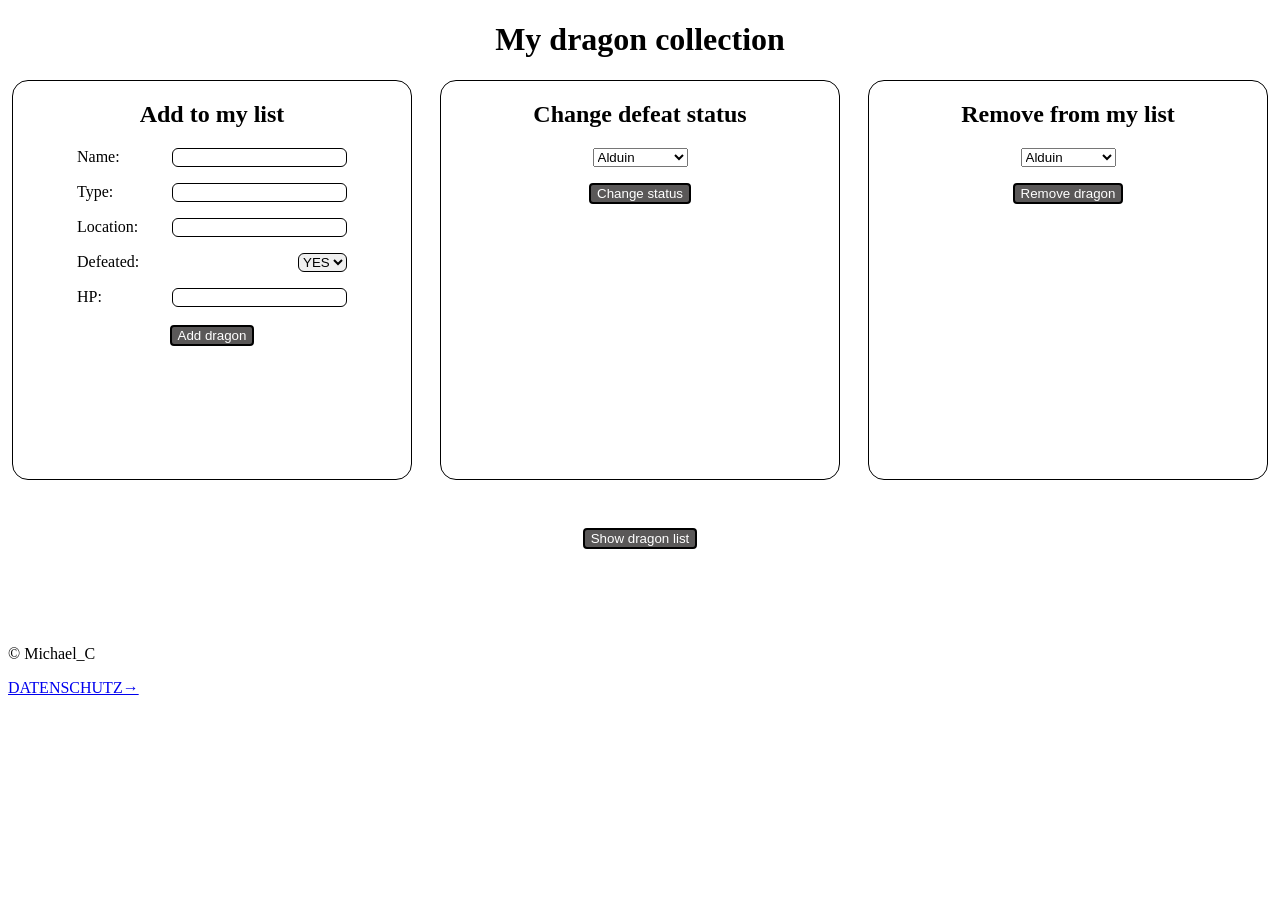
<file: index.html>
<!doctype html>
<html lang="en">
  <head>
    <meta charset="UTF-8" />
    <meta name="viewport" content="width=device-width, initial-scale=1.0" />
    <title>Dragon collection</title>
    <link rel="stylesheet" href="style.css" />
  </head>
  <body>
    <header>
      <h1>My dragon collection</h1>
    </header>
    <main>
      <section class="actions">
        <section class="action" id="addDragon">
          <h2>Add to my list</h2>
          <div class="attributes attributes--inputs">
            <label class="attributes--label" for="dragonName">Name:</label>
            <input class="attributes--input" id="dragonName" type="text" />
          </div>
          <span class="hint">This field must be filled</span>
          <div class="attributes attributes--inputs">
            <label class="attributes--label" for="dragonType">Type:</label>
            <input class="attributes--input" id="dragonType" type="text" />
          </div>
          <span class="hint">This field must be filled</span>
          <div class="attributes attributes--inputs">
            <label class="attributes--label" for="dragonLocation"
              >Location:</label
            >
            <input class="attributes--input" id="dragonLocation" type="text" />
          </div>
          <span class="hint">This field must be filled</span>
          <div class="attributes attributes--inputs">
            <label class="attributes--label" for="isDefeated">Defeated:</label>
            <select class="attributes--input" id="isDefeated">
              <option value="true">YES</option>
              <option value="false">NO</option>
            </select>
          </div>
          <span class="hint">This field must be filled</span>
          <div class="attributes attributes--inputs">
            <label class="attributes--label" for="healthPoints">HP:</label>
            <input class="attributes--input" id="healthPoints" type="text" />
          </div>
          <span class="hint">This field must be filled</span>

          <br />
          <button class="main--btn" id="addBtn">Add dragon</button>
        </section>

        <section class="action" id="defeatStatus">
          <h2>Change defeat status</h2>
          <div class="attributes">
            <select name="dragonList" id="defeatStatusDragonList"></select>
          </div>
          <button class="main--btn" id="toggleBtn">Change status</button>
        </section>
        <section class="action" id="removeDragon">
          <h2>Remove from my list</h2>
          <div class="attributes">
            <select name="dragonList" id="removeDragonDragonList"></select>
          </div>
          <button class="main--btn" id="removeBtn">Remove dragon</button>
        </section>
        <!-- <section class="action"> -->

        <!-- </section> -->
      </section>
      <button class="main--btn" id="displayBtn">Show dragon list</button>
      <ul id="output"></ul>
    </main>

    <footer>
      <p>&copy; Michael_C</p>
      <a href="datenschutz.html">DATENSCHUTZ&rarr;</a>
    </footer>

    <script type="module" src="app.mjs"></script>
  </body>
</html>
</file>
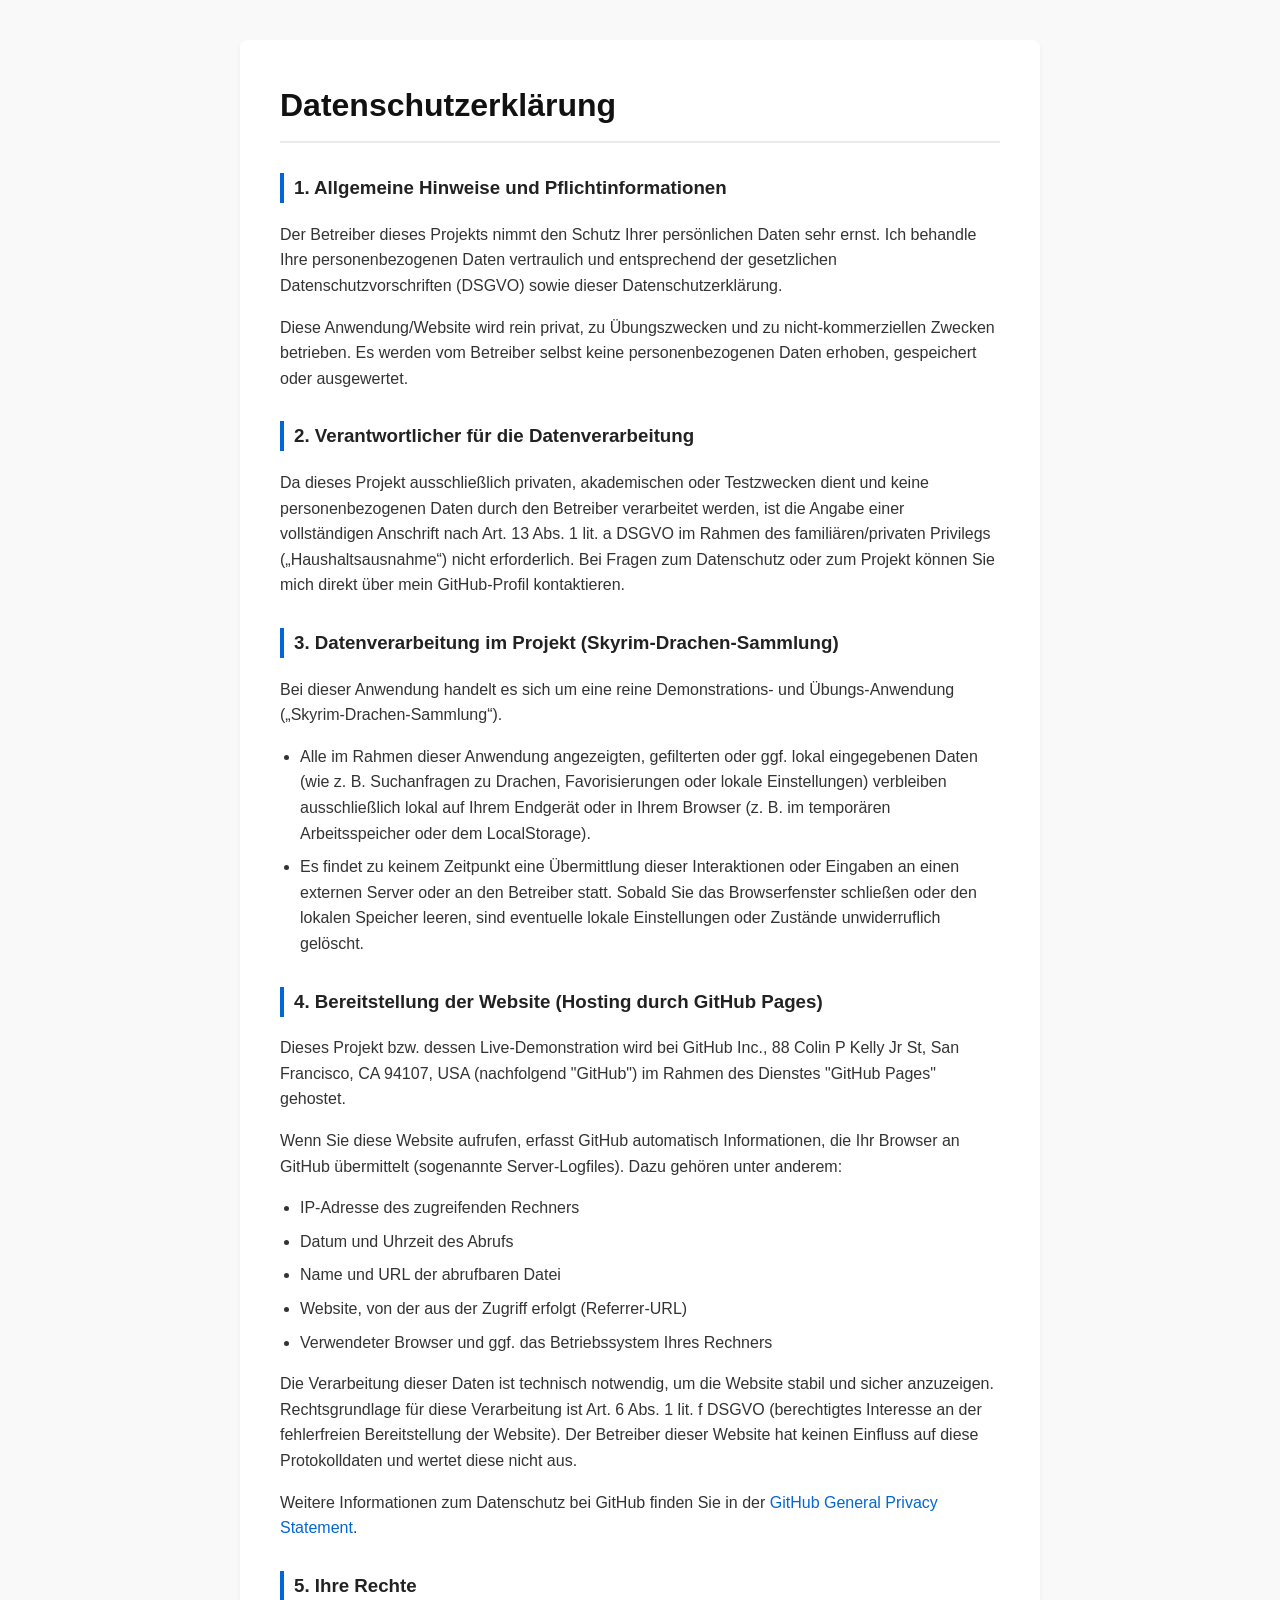
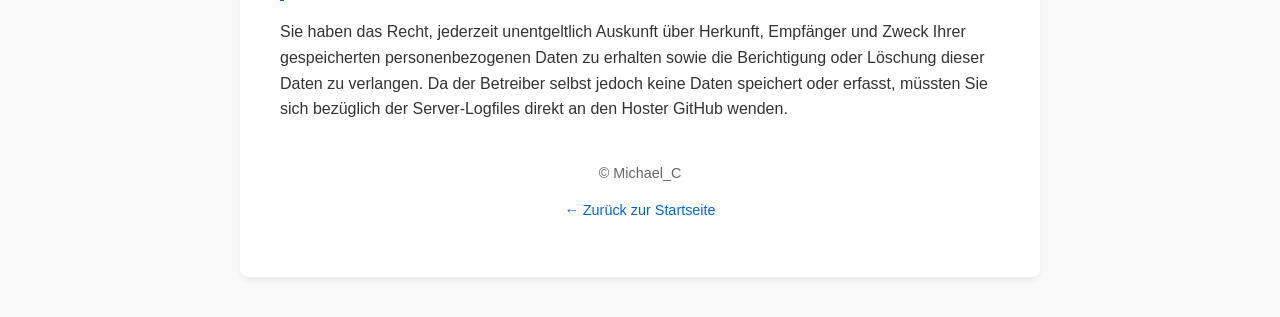
<file: datenschutz.html>
<!doctype html>
<html lang="de">
  <head>
    <meta charset="UTF-8" />
    <meta name="viewport" content="width=device-width, initial-scale=1.0" />
    <title>Datenschutzerklärung - Skyrim-Drachen-Sammlung</title>
    <style>
      body {
        font-family:
          -apple-system, BlinkMacSystemFont, "Segoe UI", Roboto, Helvetica,
          Arial, sans-serif;
        line-height: 1.6;
        color: #333;
        max-width: 800px;
        margin: 0 auto;
        padding: 40px 20px;
        background-color: #f9f9f9;
      }
      .container {
        background: #ffffff;
        padding: 40px;
        border-radius: 8px;
        box-shadow: 0 4px 6px rgba(0, 0, 0, 0.05);
      }
      h1 {
        color: #111;
        border-bottom: 2px solid #eaeaea;
        padding-bottom: 10px;
        margin-top: 0;
      }
      h3 {
        color: #222;
        margin-top: 30px;
        border-left: 4px solid #0366d6;
        padding-left: 10px;
      }
      ul {
        padding-left: 20px;
      }
      li {
        margin-bottom: 8px;
      }
      a {
        color: #0366d6;
        text-decoration: none;
      }
      a:hover {
        text-decoration: underline;
      }
      footer {
        margin-top: 40px;
        font-size: 0.9em;
        color: #666;
        text-align: center;
      }
    </style>
  </head>
  <body>
    <div class="container">
      <h1>Datenschutzerklärung</h1>

      <h3>1. Allgemeine Hinweise und Pflichtinformationen</h3>
      <p>
        Der Betreiber dieses Projekts nimmt den Schutz Ihrer persönlichen Daten
        sehr ernst. Ich behandle Ihre personenbezogenen Daten vertraulich und
        entsprechend der gesetzlichen Datenschutzvorschriften (DSGVO) sowie
        dieser Datenschutzerklärung.
      </p>
      <p>
        Diese Anwendung/Website wird rein privat, zu Übungszwecken und zu
        nicht-kommerziellen Zwecken betrieben. Es werden vom Betreiber selbst
        keine personenbezogenen Daten erhoben, gespeichert oder ausgewertet.
      </p>

      <h3>2. Verantwortlicher für die Datenverarbeitung</h3>
      <p>
        Da dieses Projekt ausschließlich privaten, akademischen oder Testzwecken
        dient und keine personenbezogenen Daten durch den Betreiber verarbeitet
        werden, ist die Angabe einer vollständigen Anschrift nach Art. 13 Abs. 1
        lit. a DSGVO im Rahmen des familiären/privaten Privilegs
        („Haushaltsausnahme“) nicht erforderlich. Bei Fragen zum Datenschutz
        oder zum Projekt können Sie mich direkt über mein GitHub-Profil
        kontaktieren.
      </p>

      <h3>3. Datenverarbeitung im Projekt (Skyrim-Drachen-Sammlung)</h3>
      <p>
        Bei dieser Anwendung handelt es sich um eine reine Demonstrations- und
        Übungs-Anwendung („Skyrim-Drachen-Sammlung“).
      </p>
      <ul>
        <li>
          Alle im Rahmen dieser Anwendung angezeigten, gefilterten oder ggf.
          lokal eingegebenen Daten (wie z. B. Suchanfragen zu Drachen,
          Favorisierungen oder lokale Einstellungen) verbleiben ausschließlich
          lokal auf Ihrem Endgerät oder in Ihrem Browser (z. B. im temporären
          Arbeitsspeicher oder dem LocalStorage).
        </li>
        <li>
          Es findet zu keinem Zeitpunkt eine Übermittlung dieser Interaktionen
          oder Eingaben an einen externen Server oder an den Betreiber statt.
          Sobald Sie das Browserfenster schließen oder den lokalen Speicher
          leeren, sind eventuelle lokale Einstellungen oder Zustände
          unwiderruflich gelöscht.
        </li>
      </ul>

      <h3>4. Bereitstellung der Website (Hosting durch GitHub Pages)</h3>
      <p>
        Dieses Projekt bzw. dessen Live-Demonstration wird bei GitHub Inc., 88
        Colin P Kelly Jr St, San Francisco, CA 94107, USA (nachfolgend "GitHub")
        im Rahmen des Dienstes "GitHub Pages" gehostet.
      </p>
      <p>
        Wenn Sie diese Website aufrufen, erfasst GitHub automatisch
        Informationen, die Ihr Browser an GitHub übermittelt (sogenannte
        Server-Logfiles). Dazu gehören unter anderem:
      </p>
      <ul>
        <li>IP-Adresse des zugreifenden Rechners</li>
        <li>Datum und Uhrzeit des Abrufs</li>
        <li>Name und URL der abrufbaren Datei</li>
        <li>Website, von der aus der Zugriff erfolgt (Referrer-URL)</li>
        <li>Verwendeter Browser und ggf. das Betriebssystem Ihres Rechners</li>
      </ul>
      <p>
        Die Verarbeitung dieser Daten ist technisch notwendig, um die Website
        stabil und sicher anzuzeigen. Rechtsgrundlage für diese Verarbeitung ist
        Art. 6 Abs. 1 lit. f DSGVO (berechtigtes Interesse an der fehlerfreien
        Bereitstellung der Website). Der Betreiber dieser Website hat keinen
        Einfluss auf diese Protokolldaten und wertet diese nicht aus.
      </p>
      <p>
        Weitere Informationen zum Datenschutz bei GitHub finden Sie in der
        <a href="https://github.com" target="_blank" rel="noopener noreferrer"
          >GitHub General Privacy Statement</a
        >.
      </p>

      <h3>5. Ihre Rechte</h3>
      <p>
        Sie haben das Recht, jederzeit unentgeltlich Auskunft über Herkunft,
        Empfänger und Zweck Ihrer gespeicherten personenbezogenen Daten zu
        erhalten sowie die Berichtigung oder Löschung dieser Daten zu verlangen.
        Da der Betreiber selbst jedoch keine Daten speichert oder erfasst,
        müssten Sie sich bezüglich der Server-Logfiles direkt an den Hoster
        GitHub wenden.
      </p>

      <footer>
        <p>&copy; Michael_C</p>
        <p><a href="index.html">&larr; Zurück zur Startseite</a></p>
      </footer>
    </div>
  </body>
</html>
</file>
<file: style.css>
* {
  box-sizing: border-box;
}

header {
  text-align: center;
}

main {
  display: flex;
  flex-direction: column;
  align-items: center;
  gap: 3rem;
}

.actions {
  display: flex;
  flex-direction: row;
  justify-content: space-evenly;
  width: 100vw;
  flex-wrap: wrap;
  gap: 1rem;
}

.action {
  text-align: center;
  min-width: 25rem;
  min-height: 25rem;
  border: 1px solid black;
  border-radius: 1rem;
}

.attributes {
  margin: 1rem;
}

.attributes--inputs {
  display: flex;
  justify-content: space-between;
  padding: 0 3rem 0 3rem;
  margin-bottom: 0;
}

.main--btn {
  cursor: pointer;
  background-color: rgb(90, 88, 88);
  color: white;
  border: solid 2px black;
  border-radius: 4px;
}

.main--btn:hover {
  background-color: white;
  color: rgb(90, 88, 88);
}

#displayBtn {
  text-align: center;
  max-width: fit-content;
}

.attributes--input {
  border: solid 1px black;
  border-radius: 6px;
}

.attributes--input:focus {
  background-color: rgb(90, 88, 88);
  color: white;
}

.hint {
  display: none;
  font-size: small;
  color: rgb(204, 29, 29);
}

/* .attributes--label {

} */
</file>
